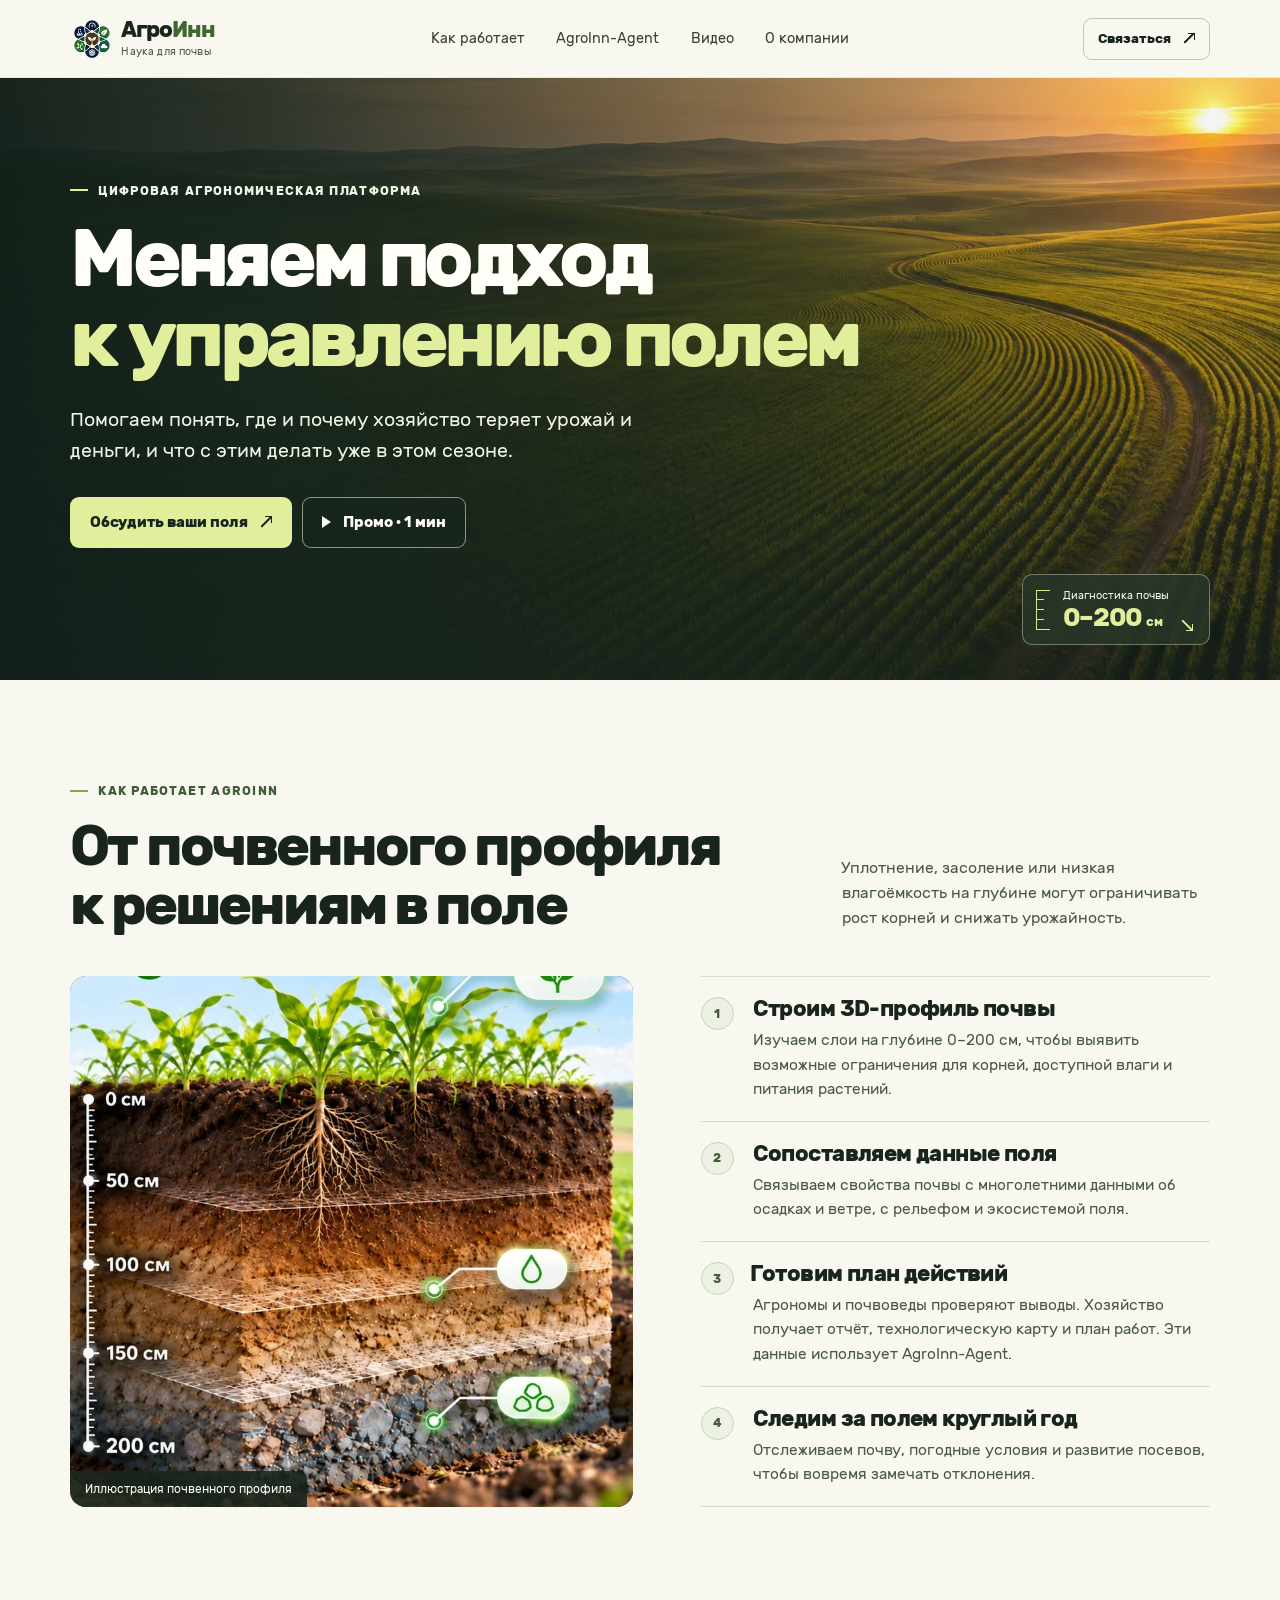
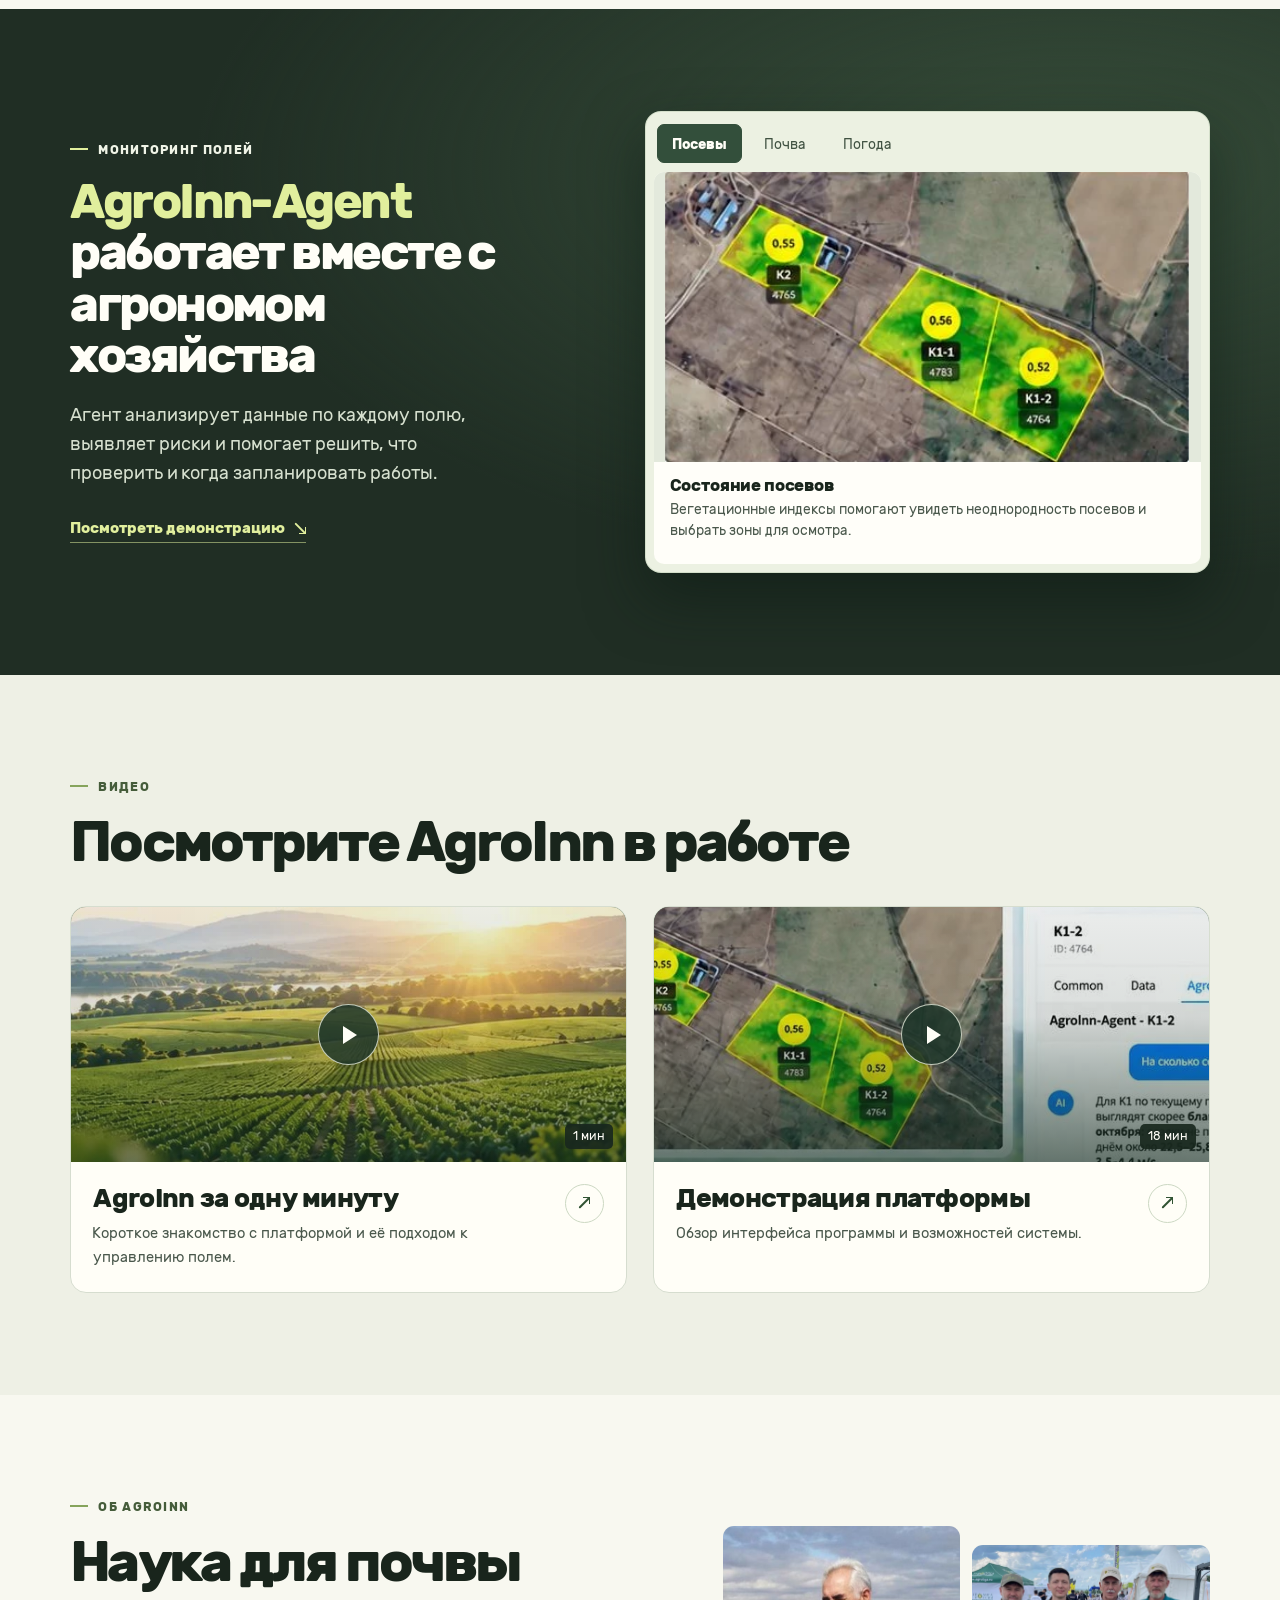
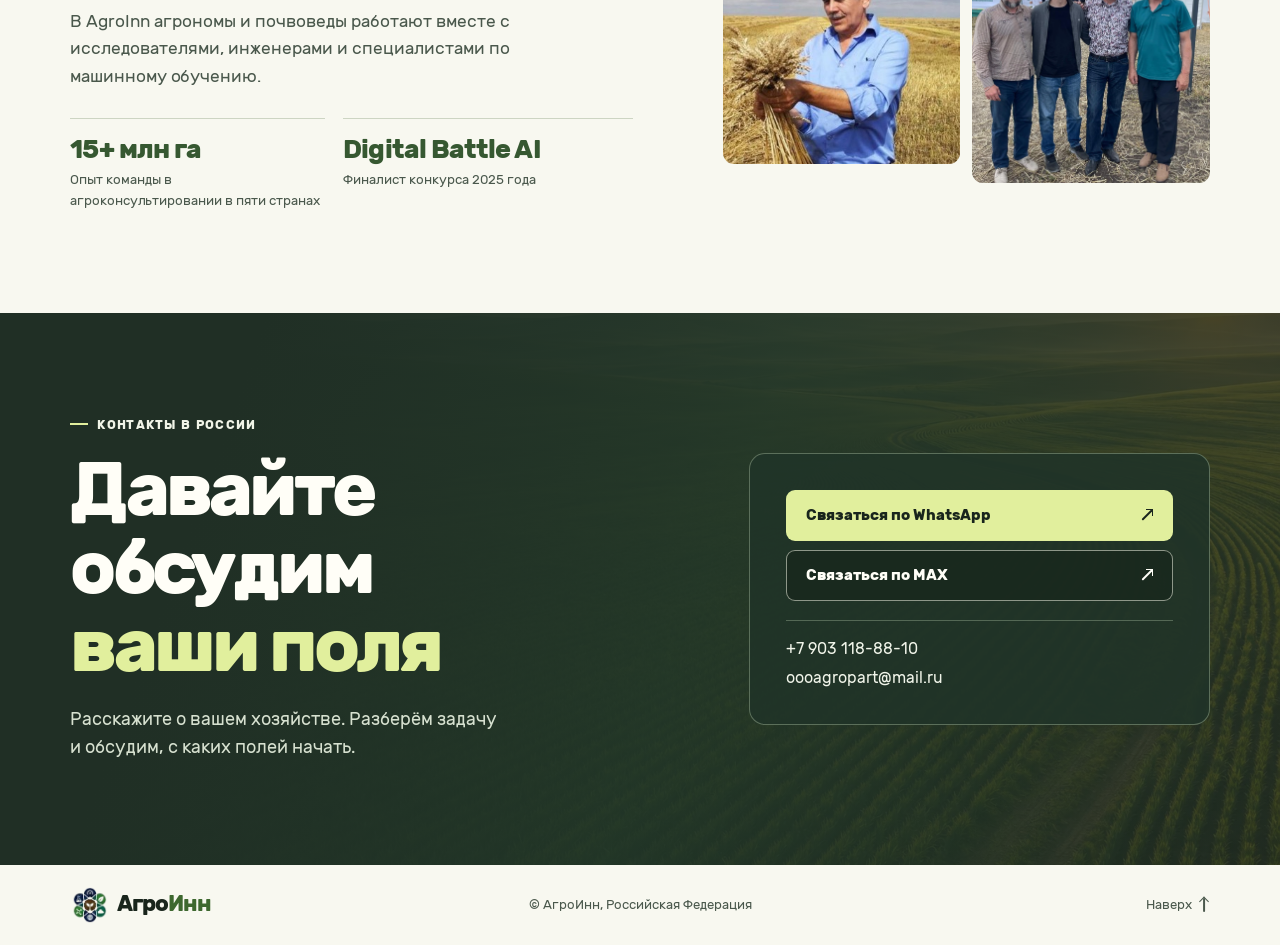
<file: index.html>
<!doctype html>
<html lang="ru" id="top">
<head>
  <meta charset="utf-8">
  <meta name="viewport" content="width=device-width, initial-scale=1">
  <meta name="theme-color" content="#f8f8f0">
  <title>АгроИнн, Российская Федерация — цифровая агрономическая платформа</title>
  <meta name="description" content="AgroInn объединяет глубокую диагностику почвы, круглогодичный мониторинг полей и поддержку агронома хозяйства с AgroInn-Agent.">
  <meta property="og:type" content="website">
  <meta property="og:locale" content="ru_RU">
  <meta property="og:title" content="АгроИнн, Российская Федерация — цифровая агрономическая платформа">
  <meta property="og:description" content="Узнайте, что ограничивает урожайность ваших полей и какие меры можно принять уже в этом сезоне.">
  <meta property="og:image" content="https://agroinn.ru/assets/field-sunrise.webp">
  <link rel="canonical" href="https://agroinn.ru/">
  <link rel="icon" type="image/png" href="./assets/agroinn-mark.png">
  <link rel="preload" href="./assets/rubik-bold.woff" as="font" type="font/woff" crossorigin>
  <link rel="stylesheet" href="./assets/styles.css">
  <script src="./assets/site.js" defer></script>
</head>
<body>
  <a class="skip-link" href="#main">Перейти к содержанию</a>
  <header class="site-header">
    <div class="wrap header-inner">
      <a class="brand" href="#top" aria-label="АгроИнн — на главную">
        <img src="./assets/agroinn-mark.png" width="42" height="42" alt="">
        <span class="brand-copy"><strong>Агро<span>Инн</span></strong><small>Наука для почвы</small></span>
      </a>
      <button class="menu-toggle" type="button" aria-label="Меню" aria-expanded="false" aria-controls="main-nav" hidden>
        <span class="menu-icon" aria-hidden="true"></span><span class="menu-label">Меню</span>
      </button>
      <nav class="main-nav" id="main-nav" aria-label="Разделы сайта">
        <a href="#method">Как работает</a>
        <a href="#agent">AgroInn-Agent</a>
        <a href="#video">Видео</a>
        <a href="#about">О компании</a>
        <a class="mobile-contact" href="#contacts">Связаться <span class="arrow" aria-hidden="true"></span></a>
      </nav>
      <div class="header-actions">
        <a class="button button-header" href="#contacts">Связаться <span class="arrow" aria-hidden="true"></span></a>
      </div>
    </div>
  </header>

  <main id="main">
    <section class="hero" aria-labelledby="hero-title">
      <picture class="hero-photo">
        <source media="(max-width: 680px)" srcset="./assets/field-mobile.webp">
        <img src="./assets/field-sunrise.webp" width="1536" height="1024" alt="" fetchpriority="high">
      </picture>
      <div class="wrap hero-inner">
        <div class="hero-copy">
          <p class="eyebrow eyebrow-light">Цифровая агрономическая платформа</p>
          <h1 id="hero-title">Меняем подход<br class="hero-break"> <span>к управлению полем</span></h1>
          <p class="hero-description">Помогаем понять, где и почему хозяйство теряет урожай и деньги, и что с этим делать уже в этом сезоне.</p>
          <div class="hero-actions">
            <a class="button button-lime" href="#contacts">Обсудить ваши поля <span class="arrow" aria-hidden="true"></span></a>
            <a class="button button-glass" href="https://rutube.ru/video/f98f4f0431965ef61a4f5f87bfc5558e/" target="_blank" rel="noopener noreferrer">
              <span class="play-triangle" aria-hidden="true"></span>Промо · 1 мин
            </a>
          </div>
        </div>
        <a class="hero-depth" href="#method" aria-label="Как работает диагностика почвы на глубине 0–200 сантиметров">
          <span class="depth-scale" aria-hidden="true"></span>
          <span class="depth-copy">
            <span class="depth-label">Диагностика почвы</span>
            <strong>0–200 <small>см</small></strong>
          </span>
          <span class="depth-arrow arrow arrow-down-right" aria-hidden="true"></span>
        </a>
      </div>
    </section>

    <section class="method section" id="method" aria-labelledby="method-title">
      <div class="wrap">
        <p class="eyebrow">Как работает AgroInn</p>
        <div class="section-intro">
          <h2 id="method-title">От почвенного профиля<br class="wide-break"> к решениям в поле</h2>
          <p>Уплотнение, засоление или низкая влагоёмкость на глубине могут ограничивать рост корней и снижать урожайность.</p>
        </div>
        <div class="method-grid">
          <figure class="soil-figure">
            <img src="./assets/soil-profile.webp" width="975" height="804" alt="Иллюстрация почвенного разреза с корнями растений и шкалой глубины до 200 сантиметров" loading="lazy">
            <figcaption>Иллюстрация почвенного профиля</figcaption>
          </figure>
          <ol class="method-steps" role="list">
            <li>
              <span class="step-number" aria-hidden="true">1</span>
              <div><h3>Строим 3D-профиль почвы</h3><p>Изучаем слои на глубине 0–200 см, чтобы выявить возможные ограничения для корней, доступной влаги и питания растений.</p></div>
            </li>
            <li>
              <span class="step-number" aria-hidden="true">2</span>
              <div><h3>Сопоставляем данные поля</h3><p>Связываем свойства почвы с многолетними данными об осадках и ветре, с рельефом и экосистемой поля.</p></div>
            </li>
            <li>
              <span class="step-number" aria-hidden="true">3</span>
              <div><h3>Готовим план действий</h3><p>Агрономы и почвоведы проверяют выводы. Хозяйство получает отчёт, технологическую карту и план работ. Эти данные использует AgroInn-Agent.</p></div>
            </li>
            <li>
              <span class="step-number" aria-hidden="true">4</span>
              <div><h3>Следим за полем круглый год</h3><p>Отслеживаем почву, погодные условия и развитие посевов, чтобы вовремя замечать отклонения.</p></div>
            </li>
          </ol>
        </div>
      </div>
    </section>

    <section class="agent section" id="agent" aria-labelledby="agent-title">
      <div class="wrap agent-grid">
        <div class="agent-copy">
          <p class="eyebrow eyebrow-light">Мониторинг полей</p>
          <h2 id="agent-title"><span>AgroInn-Agent</span> работает вместе с агрономом хозяйства</h2>
          <p>Агент анализирует данные по каждому полю, выявляет риски и помогает решить, что проверить и когда запланировать работы.</p>
          <a class="text-link" href="#video">Посмотреть демонстрацию <span class="arrow arrow-down-right" aria-hidden="true"></span></a>
        </div>
        <div class="product-window">
          <div class="product-tabs" role="tablist" aria-label="Данные мониторинга" hidden>
            <button type="button" id="tab-crops" role="tab" aria-selected="true" aria-controls="panel-crops">Посевы</button>
            <button type="button" id="tab-soil" role="tab" aria-selected="false" aria-controls="panel-soil" tabindex="-1">Почва</button>
            <button type="button" id="tab-weather" role="tab" aria-selected="false" aria-controls="panel-weather" tabindex="-1">Погода</button>
          </div>
          <div class="product-panel" id="panel-crops" role="tabpanel" aria-labelledby="tab-crops">
            <img src="./assets/agent-crops.webp" width="475" height="262" alt="Карта трёх участков AgroInn с цветовыми зонами и значениями NDVI" loading="lazy">
            <div class="product-caption"><h3>Состояние посевов</h3><p>Вегетационные индексы помогают увидеть неоднородность посевов и выбрать зоны для осмотра.</p></div>
          </div>
          <div class="product-panel" id="panel-soil" role="tabpanel" aria-labelledby="tab-soil">
            <img src="./assets/agent-soil.webp" width="607" height="263" alt="Карта поля и панель показателей почвы в AgroInn" loading="lazy">
            <div class="product-caption"><h3>Пахотный слой почвы</h3><p>Свойства слоя 0–30 см на дату анализа, включая плотность сложения и влагоёмкость.</p></div>
          </div>
          <div class="product-panel" id="panel-weather" role="tabpanel" aria-labelledby="tab-weather">
            <img src="./assets/agent-weather.webp" width="664" height="279" alt="Пример экрана с прогнозом осадков и графиком температуры воздуха" loading="lazy">
            <div class="product-caption"><h3>Погода и окна для работ</h3><p>Прогноз осадков и температуры помогает выбрать время посева и других полевых работ.</p></div>
          </div>
        </div>
      </div>
    </section>

    <section class="videos section" id="video" aria-labelledby="video-title">
      <div class="wrap">
        <p class="eyebrow">Видео</p>
        <h2 id="video-title">Посмотрите AgroInn в работе</h2>
        <div class="video-grid">
          <a class="video-card" href="https://rutube.ru/video/f98f4f0431965ef61a4f5f87bfc5558e/" target="_blank" rel="noopener noreferrer" aria-label="AgroInn за одну минуту — смотреть на RUTUBE">
            <div class="video-cover video-cover-field">
              <img src="./assets/video-promo.webp" width="1035" height="285" alt="" loading="lazy">
              <span class="video-play" aria-hidden="true"><span class="play-triangle"></span></span>
              <span class="video-duration">1 мин</span>
            </div>
            <div class="video-copy">
              <div><h3>AgroInn за одну минуту</h3><p>Короткое знакомство с платформой и её подходом к управлению полем.</p></div>
              <span class="video-arrow" aria-hidden="true"><span class="arrow"></span></span>
            </div>
          </a>
          <a class="video-card" href="https://rutube.ru/video/127c19d3af4c64780e4fc7c1167507cf/" target="_blank" rel="noopener noreferrer" aria-label="18-минутная демонстрация платформы — смотреть на RUTUBE">
            <div class="video-cover video-cover-system">
              <img src="./assets/video-demonstration.webp" width="918" height="274" alt="" loading="lazy">
              <span class="video-play" aria-hidden="true"><span class="play-triangle"></span></span>
              <span class="video-duration">18 мин</span>
            </div>
            <div class="video-copy">
              <div><h3>Демонстрация платформы</h3><p>Обзор интерфейса программы и возможностей системы.</p></div>
              <span class="video-arrow" aria-hidden="true"><span class="arrow"></span></span>
            </div>
          </a>
        </div>
      </div>
    </section>

    <section class="about section" id="about" aria-labelledby="about-title">
      <div class="wrap about-grid">
        <div>
          <p class="eyebrow">Об AgroInn</p>
          <h2 id="about-title">Наука для почвы</h2>
          <p class="about-description">В AgroInn агрономы и почвоведы работают вместе с исследователями, инженерами и специалистами по машинному обучению.</p>
          <div class="credentials">
            <div><strong>15+ млн га</strong><p>Опыт команды в агроконсультировании в пяти странах</p></div>
            <div><strong>Digital Battle AI</strong><p>Финалист конкурса 2025 года</p></div>
          </div>
        </div>
        <div class="team-photos">
          <img src="./assets/agronomist-portrait.jpg?v=525d51a2" width="338" height="338" alt="Агроном AgroInn осматривает колосья на поле" loading="lazy">
          <img class="team-group-photo" src="./assets/team-group.webp" width="959" height="960" alt="Групповое фото на сельскохозяйственной выставке" loading="lazy">
        </div>
      </div>
    </section>

    <section class="contact section" id="contacts" aria-labelledby="contact-title">
      <div class="wrap contact-grid">
        <div class="contact-copy">
          <p class="eyebrow eyebrow-light">Контакты в России</p>
          <h2 id="contact-title">Давайте обсудим <span>ваши поля</span></h2>
          <p>Расскажите о вашем хозяйстве. Разберём задачу и обсудим, с каких полей начать.</p>
        </div>
        <div class="contact-panel">
          <div class="contact-buttons">
            <a class="button button-lime" href="https://wa.me/79031188810" target="_blank" rel="noopener noreferrer">
              Связаться по WhatsApp <span class="arrow" aria-hidden="true"></span>
            </a>
            <a class="button button-glass" href="https://max.ru/u/f9LHodD0cOIKeHNUu2k-cdJFmvWslGtzsD_GjVLbQ4qgJmgaUPBjfe6IIvE" target="_blank" rel="noopener noreferrer">
              Связаться по MAX <span class="arrow" aria-hidden="true"></span>
            </a>
          </div>
          <address class="contact-details">
            <a href="tel:+79031188810">+7 903 118-88-10</a>
            <a href="mailto:oooagropart@mail.ru">oooagropart@mail.ru</a>
          </address>
        </div>
      </div>
    </section>
  </main>

  <footer class="site-footer">
    <div class="wrap footer-inner">
      <a class="brand" href="#top" aria-label="АгроИнн — к началу страницы">
        <img src="./assets/agroinn-mark.png" width="38" height="38" alt="">
        <span class="brand-copy"><strong>Агро<span>Инн</span></strong></span>
      </a>
      <p>© АгроИнн, Российская Федерация</p>
      <a class="back-to-top" href="#top">Наверх <span class="arrow arrow-up" aria-hidden="true"></span></a>
    </div>
  </footer>
</body>
</html>
</file>
<file: assets/styles.css>
@font-face {
  font-family: Rubik;
  src: url("./rubik-regular.woff") format("woff");
  font-weight: 400;
  font-display: swap;
}

@font-face {
  font-family: Rubik;
  src: url("./rubik-bold.woff") format("woff");
  font-weight: 700;
  font-display: swap;
}

:root {
  color-scheme: light;
  --paper: #f8f8f0;
  --white: #fffef7;
  --moss: #435d36;
  --ink: #19251c;
  --muted: #4a584c;
  --line: #d7dccd;
  --forest: #202e24;
  --lime: #e1ef9d;
  --light-muted: #d6e0cf;
  --radius: 16px;
  --page-padding: clamp(22px, 5.5vw, 92px);
  background: var(--paper);
  color: var(--ink);
  font-family: Rubik, system-ui, sans-serif;
  font-synthesis: none;
}

*, *::before, *::after { box-sizing: border-box; }
[hidden] { display: none !important; }
html { scroll-behavior: smooth; }
body { margin: 0; }
img { display: block; max-width: 100%; }
a { color: inherit; text-decoration: none; }
button { font: inherit; color: inherit; }
p, h1, h2, h3, figure { margin: 0; }
h1, h2, h3 { font-weight: 700; }
h2 { font-size: clamp(2.25rem, 4.4vw, 4.4rem); letter-spacing: -.052em; line-height: 1.04; }
h3 { letter-spacing: -.027em; }
p { line-height: 1.6; }

:focus-visible {
  outline: 2px solid #1a683b;
  outline-offset: 5px;
}

.wrap {
  width: min(1280px, calc(100% - 2 * var(--page-padding)));
  margin-inline: auto;
}

.section {
  padding-block: clamp(66px, 8vw, 118px);
  scroll-margin-top: 14px;
}

.skip-link {
  position: fixed;
  z-index: 20;
  top: 12px;
  left: 12px;
  padding: 12px 15px;
  transform: translateY(calc(-100% - 20px));
  background: var(--white);
  border-radius: 6px;
}

.skip-link:focus { transform: none; }

.site-header {
  position: relative;
  z-index: 2;
  background: var(--paper);
  border-bottom: 1px solid #34433515;
}

.header-inner {
  min-height: 77px;
  display: grid;
  grid-template-columns: minmax(max-content, 1fr) auto minmax(max-content, 1fr);
  align-items: center;
  gap: clamp(18px, 3.2vw, 44px);
}

.brand {
  display: inline-flex;
  width: max-content;
  align-items: center;
  gap: 9px;
}

.brand img { flex: none; object-fit: contain; }
.brand-copy { display: grid; gap: 3px; }
.brand strong { font-size: 1.4rem; line-height: 1; letter-spacing: -.05em; }
.brand strong span { color: #3e682f; }
.brand small { color: var(--muted); font-size: .66rem; letter-spacing: .015em; }

.main-nav {
  display: flex;
  align-items: center;
  gap: clamp(18px, 2.45vw, 40px);
  color: #344237;
  font-size: .9rem;
}

.main-nav a { padding-block: 9px; white-space: nowrap; }
.main-nav a:hover { color: #265b2d; text-decoration: underline; text-underline-offset: .33em; }
.mobile-contact { display: none; }
.menu-toggle { display: none; }

.header-actions {
  display: flex;
  align-items: center;
  justify-self: end;
  gap: 8px;
  white-space: nowrap;
}

.button {
  min-height: 51px;
  display: inline-flex;
  align-items: center;
  justify-content: center;
  gap: 12px;
  width: fit-content;
  padding: 11px 19px;
  border: 1px solid transparent;
  border-radius: 9px;
  font-size: .94rem;
  font-weight: 700;
  line-height: 1.25;
  transition: background-color .18s ease, border-color .18s ease, color .18s ease;
}

.button-header {
  min-height: 42px;
  border-color: #bdc8b7;
  padding-inline: 14px;
  font-size: .84rem;
}

.button-header:hover { background: #e9eed9; border-color: #aab9a2; }

.arrow {
  position: relative;
  display: inline-block;
  width: 12px;
  height: 12px;
  flex: none;
  vertical-align: middle;
}

.arrow::before, .arrow::after {
  content: "";
  position: absolute;
}

.arrow::before {
  bottom: 1px;
  left: 1px;
  width: 13.5px;
  height: 1.5px;
  border-radius: 1px;
  background: currentColor;
  transform: rotate(-45deg);
  transform-origin: left center;
}

.arrow::after {
  top: 0;
  right: 0;
  width: 7px;
  height: 7px;
  border-top: 1.5px solid;
  border-right: 1.5px solid;
}

.arrow-down-right { transform: rotate(90deg); }
.arrow-up { transform: rotate(-45deg); }

.button-lime { background: var(--lime); color: var(--ink); }
.button-lime:hover { background: #f0ffc0; }
.button-glass { background: #17251cb3; border-color: #f2f4e48a; color: #fffef7; }
.button-glass:hover { background: #314837; border-color: #ffffffb3; }

.eyebrow {
  display: flex;
  align-items: center;
  gap: 10px;
  margin-bottom: 18px;
  color: #455c3a;
  font-size: clamp(.69rem, 1.1vw, .77rem);
  font-weight: 700;
  letter-spacing: .105em;
  line-height: 1.4;
  text-transform: uppercase;
}

.eyebrow::before {
  content: "";
  width: 18px;
  height: 2px;
  flex: none;
  background: #86a45c;
}

.eyebrow-light { color: #f0f4e7; }
.eyebrow-light::before { background: var(--lime); }

.hero {
  position: relative;
  isolation: isolate;
  min-height: clamp(555px, 47vw, 710px);
  display: grid;
  background: #26372a;
  color: #fffef8;
}

.hero-photo, .hero::before {
  position: absolute;
  z-index: -1;
  inset: 0;
  pointer-events: none;
}

.hero-photo { z-index: -2; overflow: hidden; }
.hero-photo img { width: 100%; height: 100%; object-fit: cover; object-position: center 40%; }

.hero::before {
  content: "";
  background:
    linear-gradient(90deg, #112019f5 0%, #16251dd9 21%, #1c291c70 59%, #31402b00 88%),
    linear-gradient(0deg, #121e1ac7 0%, #1a261c0a 64%);
}

.hero-inner {
  position: relative;
  display: grid;
  align-items: center;
  padding-top: 38px;
  padding-bottom: 66px;
}

.hero-copy { width: min(850px, 100%); }
.hero .eyebrow { margin-bottom: 20px; }

.hero h1 {
  font-size: clamp(3.4rem, 6.3vw, 6.25rem);
  line-height: .99;
  letter-spacing: -.058em;
}

.hero h1 span { color: var(--lime); }
.hero-description {
  max-width: 570px;
  text-wrap: pretty;
  margin-top: 25px;
  color: #f0f4e7;
  font-size: clamp(1.03rem, 1.62vw, 1.22rem);
}

.hero-actions { display: flex; flex-wrap: wrap; gap: 10px; margin-top: 31px; }

.play-triangle {
  width: 0;
  height: 0;
  flex: none;
  border-top: 6px solid transparent;
  border-bottom: 6px solid transparent;
  border-left: 9px solid currentColor;
}

.hero-depth {
  position: absolute;
  right: 0;
  bottom: 35px;
  display: grid;
  grid-template-columns: 15px auto 13px;
  align-items: center;
  gap: 12px;
  padding: 14px 15px 13px 13px;
  border: 1px solid #f5fade5e;
  border-radius: 10px;
  background: #283729cf;
  color: #f7f9ed;
  transition: background-color .18s ease, border-color .18s ease;
}

.hero-depth:hover { background: #263b2c; border-color: #f5fadea5; }
.depth-scale {
  display: block;
  width: 14px;
  height: 40px;
  border-block: 1px solid #d9e68a;
  border-inline-start: 1px solid #d9e68a;
  background: repeating-linear-gradient(to bottom, transparent 0 8px, #d9e68a 8px 9px, transparent 9px 10px) left / 7px 100% no-repeat;
}

.depth-copy { display: grid; gap: 3px; }
.depth-label { font-size: .68rem; }
.depth-copy strong { color: var(--lime); white-space: nowrap; font-size: 1.6rem; letter-spacing: -.04em; line-height: 1; }
.depth-copy small { font-size: .79rem; letter-spacing: 0; }
.depth-arrow { align-self: end; color: var(--lime); }

.hero :focus-visible, .agent :focus-visible, .contact :focus-visible {
  outline-color: var(--lime);
}

.section-intro {
  display: grid;
  grid-template-columns: 1.5fr .78fr;
  align-items: end;
  gap: clamp(26px, 5vw, 80px);
  margin-bottom: 42px;
}

.section-intro > p {
  padding-bottom: 4px;
  color: var(--muted);
  font-size: clamp(.98rem, 1.23vw, 1.14rem);
}

.method-grid {
  display: grid;
  grid-template-columns: 1.05fr .95fr;
  align-items: stretch;
  gap: clamp(28px, 5.3vw, 84px);
}

.soil-figure {
  position: relative;
  min-height: 435px;
  overflow: hidden;
  border-radius: var(--radius);
  background: #614d3a;
}

.soil-figure img {
  position: absolute;
  width: 100%;
  height: 100%;
  object-fit: cover;
  object-position: center 48%;
}

.soil-figure figcaption {
  position: absolute;
  bottom: 0;
  left: 0;
  padding: 11px 15px;
  background: #1a261de8;
  color: var(--white);
  border-top-right-radius: 9px;
  font-size: .74rem;
}

.method-steps {
  margin: 0;
  padding: 0;
  list-style: none;
  align-self: center;
}

.method-steps li {
  display: grid;
  grid-template-columns: 39px 1fr;
  gap: 13px;
  align-items: start;
  min-height: 100px;
  padding-block: 19px;
  border-top: 1px solid var(--line);
}

.method-steps li:last-child { border-bottom: 1px solid var(--line); }
.step-number {
  display: grid;
  place-items: center;
  width: 33px;
  height: 33px;
  margin-top: 1px;
  border: 1px solid #c7d2be;
  border-radius: 50%;
  background: #edf1e3;
  color: var(--moss);
  font-size: .76rem;
  font-weight: 700;
}

.method-steps h3 { margin-bottom: 5px; font-size: clamp(1.03rem, 1.85vw, 1.38rem); line-height: 1.22; }
.method-steps p { color: var(--muted); font-size: clamp(.9rem, 1.2vw, 1.03rem); }

.agent {
  overflow: hidden;
  background: radial-gradient(ellipse at 84% 24%, #364c39 0%, transparent 58%), var(--forest);
  color: var(--white);
}

.agent-grid {
  display: grid;
  grid-template-columns: .87fr 1fr;
  align-items: center;
  gap: clamp(32px, 6.45vw, 98px);
}

.agent h2 { font-size: clamp(2.1rem, 3.85vw, 3.8rem); }
.agent h2 span, .contact h2 span { color: var(--lime); }

.agent-copy > p:not(.eyebrow), .contact-copy > p:not(.eyebrow) {
  margin-top: 20px;
  max-width: 440px;
  color: var(--light-muted);
  font-size: clamp(1rem, 1.46vw, 1.125rem);
}

.text-link {
  display: inline-flex;
  align-items: center;
  gap: 9px;
  margin-top: 27px;
  padding-block: 5px;
  color: var(--lime);
  border-bottom: 1px solid #e1ef9d85;
  font-size: .94rem;
  font-weight: 700;
}

.text-link:hover { border-color: currentColor; }

.product-window {
  min-width: 0;
  padding: 8px;
  border: 1px solid #a9c0a260;
  border-radius: var(--radius);
  background: #ecf1e2;
  color: var(--ink);
  box-shadow: 0 25px 57px #0d1b1490;
}

.product-tabs {
  display: flex;
  gap: 7px;
  padding: 4px 3px 9px;
}

.product-tabs button {
  min-height: 39px;
  padding: 7px 14px;
  border: 1px solid transparent;
  border-radius: 7px;
  background: transparent;
  color: #405242;
  font-size: .86rem;
  cursor: pointer;
}

.product-tabs button:hover { background: #dde7d5; color: var(--ink); }
.product-tabs button[aria-selected="true"] {
  border-color: #334f3b;
  background: #334f3b;
  color: #fffef7;
  font-weight: 700;
}

.product-tabs button:focus-visible, .product-panel:focus-visible {
  outline-color: #2e6937;
  outline-offset: 0;
}

.product-panel {
  overflow: hidden;
  border-radius: 10px;
  background: #fffef9;
}

.product-panel + .product-panel { margin-top: 8px; }
.product-panel[hidden] + .product-panel { margin-top: 0; }

.product-panel img {
  width: 100%;
  height: auto;
  aspect-ratio: 1.89;
  object-fit: contain;
  background: #e3e9dc;
}

.product-caption { min-height: 102px; padding: 14px 16px 13px; }
.product-caption h3 { margin-bottom: 4px; font-size: 1.03rem; letter-spacing: -.01em; }
.product-caption p { color: var(--muted); font-size: .86rem; line-height: 1.5; }

.videos { background: #eef0e5; }
.video-grid {
  display: grid;
  grid-template-columns: repeat(2, minmax(0, 1fr));
  gap: clamp(16px, 2.1vw, 30px);
  margin-top: 35px;
}

.video-card {
  display: flex;
  min-width: 0;
  flex-direction: column;
  overflow: hidden;
  border: 1px solid #d6ddcf;
  border-radius: var(--radius);
  background: var(--white);
  transition: border-color .18s ease, box-shadow .18s ease;
}

.video-card:hover { border-color: #98aa8e; box-shadow: 0 8px 26px #2c44221e; }

.video-cover {
  position: relative;
  display: grid;
  place-items: center;
  aspect-ratio: 2.18;
  isolation: isolate;
  background: #36543b;
  color: var(--white);
}

.video-cover img {
  position: absolute;
  z-index: -2;
  width: 100%;
  height: 100%;
  object-fit: cover;
}

.video-cover::after {
  content: "";
  position: absolute;
  z-index: -1;
  inset: 0;
  background: linear-gradient(0deg, #152d21a6, #152d2126 57%, #152d2114);
}

.video-cover-field img { object-position: 72% center; }
.video-cover-system img { object-position: 31% center; }

.video-play {
  display: grid;
  width: 61px;
  height: 61px;
  place-items: center;
  border: 1px solid #f4f9e9bd;
  border-radius: 50%;
  background: #20372bdb;
  color: var(--white);
  transition: color .18s ease, background-color .18s ease;
}

.video-play .play-triangle {
  margin-left: 4px;
  border-top-width: 9px;
  border-bottom-width: 9px;
  border-left-width: 14px;
}

.video-card:hover .video-play { background: var(--lime); color: var(--ink); }

.video-duration {
  position: absolute;
  right: 13px;
  bottom: 13px;
  padding: 5px 8px;
  border-radius: 5px;
  background: #18281eea;
  font-size: .77rem;
  line-height: 1.2;
}

.video-copy {
  display: flex;
  flex: 1;
  justify-content: space-between;
  gap: 16px;
  padding: 22px 22px 23px;
}

.video-copy h3 { font-size: clamp(1.17rem, 2.1vw, 1.63rem); line-height: 1.18; }
.video-copy p { margin-top: 8px; max-width: 430px; color: var(--muted); font-size: .91rem; }
.video-arrow {
  display: grid;
  flex: none;
  width: 39px;
  height: 39px;
  place-items: center;
  align-self: flex-start;
  border: 1px solid #ccd8c3;
  border-radius: 50%;
  color: #315333;
}

.about-grid {
  display: grid;
  grid-template-columns: 1.04fr .9fr;
  align-items: center;
  gap: clamp(36px, 7vw, 112px);
}

.about-description { max-width: 490px; margin-top: 16px; color: var(--muted); font-size: 1.08rem; }
.credentials {
  display: grid;
  grid-template-columns: .88fr 1fr;
  gap: 18px;
  margin-top: 27px;
}

.credentials > div { border-top: 1px solid #cdd5c3; padding-top: 14px; }
.credentials strong { display: block; color: #365831; font-size: clamp(1.13rem, 2.1vw, 1.65rem); letter-spacing: -.035em; }
.credentials p { margin-top: 4px; color: var(--muted); font-size: .83rem; }

.team-photos {
  display: grid;
  grid-template-columns: 1fr 1fr;
  align-items: center;
  gap: 12px;
  padding-bottom: 19px;
}

.team-photos img { width: 100%; height: auto; border-radius: 11px; }
.team-photos img:nth-child(2) { transform: translateY(19px); }

.contact {
  position: relative;
  isolation: isolate;
  overflow: hidden;
  background: #253b2c;
  color: var(--white);
}

.contact::before {
  content: "";
  position: absolute;
  z-index: -1;
  inset: 0;
  background:
    linear-gradient(110deg, #202f25 18%, #223729eb 54%, #202f24c4 100%),
    url("./field-sunrise.webp") center 55% / cover;
}

.contact-grid {
  display: grid;
  grid-template-columns: 1fr .8fr;
  align-items: center;
  gap: clamp(24px, 8vw, 115px);
}

.contact h2 { font-size: clamp(2.6rem, 5.85vw, 5.5rem); }
.contact h2 span { display: block; }
.contact-panel {
  min-width: 0;
  padding: clamp(19px, 3.1vw, 36px);
  border: 1px solid #c1d5b35e;
  border-radius: var(--radius);
  background: #203428e0;
}

.contact-buttons {
  display: grid;
  gap: 9px;
}

.contact-buttons .button { width: 100%; justify-content: space-between; }
.contact-details {
  display: grid;
  gap: 8px;
  justify-items: start;
  margin-top: 19px;
  padding-top: 17px;
  border-top: 1px solid #c1d5b352;
  color: #f0f4e9;
  font-style: normal;
  overflow-wrap: anywhere;
}

.contact-details a { line-height: 1.34; }
.contact-details a:hover { text-decoration: underline; text-underline-offset: .2em; }

.site-footer { background: var(--paper); }

.footer-inner {
  display: grid;
  grid-template-columns: 1fr auto 1fr;
  align-items: center;
  gap: 11px;
  min-height: 80px;
}

.footer-inner p, .back-to-top { font-size: .82rem; color: var(--muted); }
.back-to-top { justify-self: end; display: flex; align-items: center; gap: 6px; }
.back-to-top:hover { text-decoration: underline; text-underline-offset: .25em; }

@media (max-width: 1050px) {
  .hero h1 { font-size: clamp(3.35rem, 7.25vw, 5.2rem); }
  .section-intro { grid-template-columns: 1.36fr .8fr; }
  .wide-break { display: none; }
}

@media (max-width: 1080px) {
  .header-inner {
    grid-template-columns: minmax(0, 1fr) auto;
    gap: 0 10px;
    min-height: 66px;
  }
  .header-inner > .brand { min-height: 66px; width: fit-content; }
  .header-actions { display: none; }
  .mobile-contact { display: flex; align-items: center; gap: 7px; }
  .menu-toggle {
    grid-column: 2;
    grid-row: 1;
    align-items: center;
    gap: 8px;
    min-height: 42px;
    padding: 8px 11px;
    border: 1px solid #bdc8b7;
    border-radius: 8px;
    background: transparent;
    font-size: .87rem;
    font-weight: 700;
    cursor: pointer;
  }
  .site-header.has-menu-toggle .menu-toggle { display: inline-flex; }
  .menu-icon, .menu-icon::before, .menu-icon::after {
    display: block;
    width: 15px;
    height: 1.5px;
    background: var(--ink);
    transition: transform .18s ease;
  }
  .menu-icon { position: relative; }
  .menu-icon::before, .menu-icon::after { position: absolute; left: 0; content: ""; }
  .menu-icon::before { top: -5px; }
  .menu-icon::after { top: 5px; }
  .menu-toggle[aria-expanded="true"] .menu-icon { background: transparent; }
  .menu-toggle[aria-expanded="true"] .menu-icon::before { transform: translateY(5px) rotate(45deg); }
  .menu-toggle[aria-expanded="true"] .menu-icon::after { transform: translateY(-5px) rotate(-45deg); }

  .main-nav {
    grid-column: 1 / -1;
    grid-row: 2;
    width: 100%;
    flex-direction: column;
    align-items: stretch;
    gap: 0;
    padding-block: 1px 11px;
  }
  .main-nav a { min-height: 43px; padding: 12px 2px; border-top: 1px solid var(--line); }
  .site-header.has-menu-toggle .main-nav {
    position: absolute;
    top: 100%;
    right: 0;
    left: 0;
    padding-inline: var(--page-padding);
    background: var(--paper);
    border-bottom: 1px solid var(--line);
    box-shadow: 0 16px 22px #17261a22;
  }
  .site-header.has-menu-toggle .menu-toggle[aria-expanded="false"] + .main-nav { display: none; }
}

@media (max-width: 850px) {
  .hero { min-height: 590px; }
  .hero-inner { padding-bottom: 120px; }
  .hero-depth { bottom: 25px; }
  .section-intro { grid-template-columns: 1fr; gap: 15px; margin-bottom: 27px; }
  .section-intro > p { max-width: 550px; }
  .method-grid { gap: 26px; }
  .soil-figure { min-height: 400px; }
  .method-steps li { min-height: 0; padding-block: 13px; }
  .agent-grid { gap: 25px; }
  .about-grid { gap: 25px; }
  .contact-grid { grid-template-columns: 1fr .9fr; gap: 24px; }
}

@media (max-width: 680px) {
  .hero { min-height: 625px; }
  .hero-photo img { object-position: center 57%; }
  .hero::before {
    background:
      linear-gradient(90deg, #15231ce0 0%, #19291fa6 56%, #253c2b44 100%),
      linear-gradient(0deg, #18261ac4 0%, #18251a10 86%);
  }
  .hero-inner { padding-top: 39px; padding-bottom: 126px; }
  .hero h1 { font-size: clamp(2.56rem, 9vw, 3.9rem); line-height: 1.02; }
  .hero .eyebrow { max-width: 295px; margin-bottom: 16px; }
  .hero-description { margin-top: 19px; max-width: 440px; }
  .hero-actions { margin-top: 22px; }
  .hero-depth { right: auto; left: 0; min-width: 183px; }
  .section { padding-block: 59px; }
  .eyebrow { margin-bottom: 12px; }
  .method-grid, .agent-grid, .about-grid, .contact-grid, .video-grid {
    grid-template-columns: minmax(0, 1fr);
  }

  .soil-figure { min-height: 0; aspect-ratio: 1.18; }
  .method-steps li { padding-block: 15px; }
  .agent-grid { gap: 26px; }
  .agent-copy > p:not(.eyebrow), .contact-copy > p:not(.eyebrow) { margin-top: 15px; }
  .text-link { margin-top: 14px; }
  .video-grid { margin-top: 24px; }
  .video-copy { padding: 17px 16px 19px; }
  .video-arrow { width: 34px; height: 34px; }
  .video-play { width: 52px; height: 52px; }
  .team-photos { max-width: 450px; }
  .about-description { font-size: 1rem; }
  .contact-grid { gap: 24px; }
  .contact-details { font-size: clamp(.8rem, 4vw, 1rem); }
  .footer-inner { min-height: 74px; }
  .footer-inner .brand { gap: 4px; }
  .footer-inner .brand img { width: 29px; height: 29px; }
  .footer-inner .brand strong { font-size: 1.04rem; }
}

@media (max-width: 390px) {
  .hero-actions { flex-direction: column; align-items: flex-start; }
  .hero-actions .button { min-height: 47px; }
  .hero-depth { bottom: 20px; }
}

@media (max-width: 440px) {
  .footer-inner { grid-template-columns: 1fr auto; padding-block: 12px; }
  .footer-inner p { grid-row: 2; grid-column: 1 / -1; }
  .back-to-top { grid-column: 2; grid-row: 1; }
  .header-inner { column-gap: 8px; }
  .header-inner > .brand { gap: 6px; }
  .header-inner > .brand img { width: 34px; height: 34px; }
  .header-inner .brand strong { font-size: 1.2rem; }
  .header-inner .brand small { font-size: .59rem; }
  .menu-toggle { width: 42px; justify-content: center; }
  .menu-label { display: none; }
}

@media (max-width: 360px) {
  .hero h1 { font-size: clamp(1.75rem, 10.6vw, 2.12rem); }
  .hero-actions .button { padding-inline: 14px; font-size: .88rem; }
  .contact-buttons .button { padding-inline: 12px; font-size: .84rem; }
}

@media (prefers-reduced-motion: reduce) {
  *, *::before, *::after { scroll-behavior: auto !important; transition: none !important; }
}
</file>
